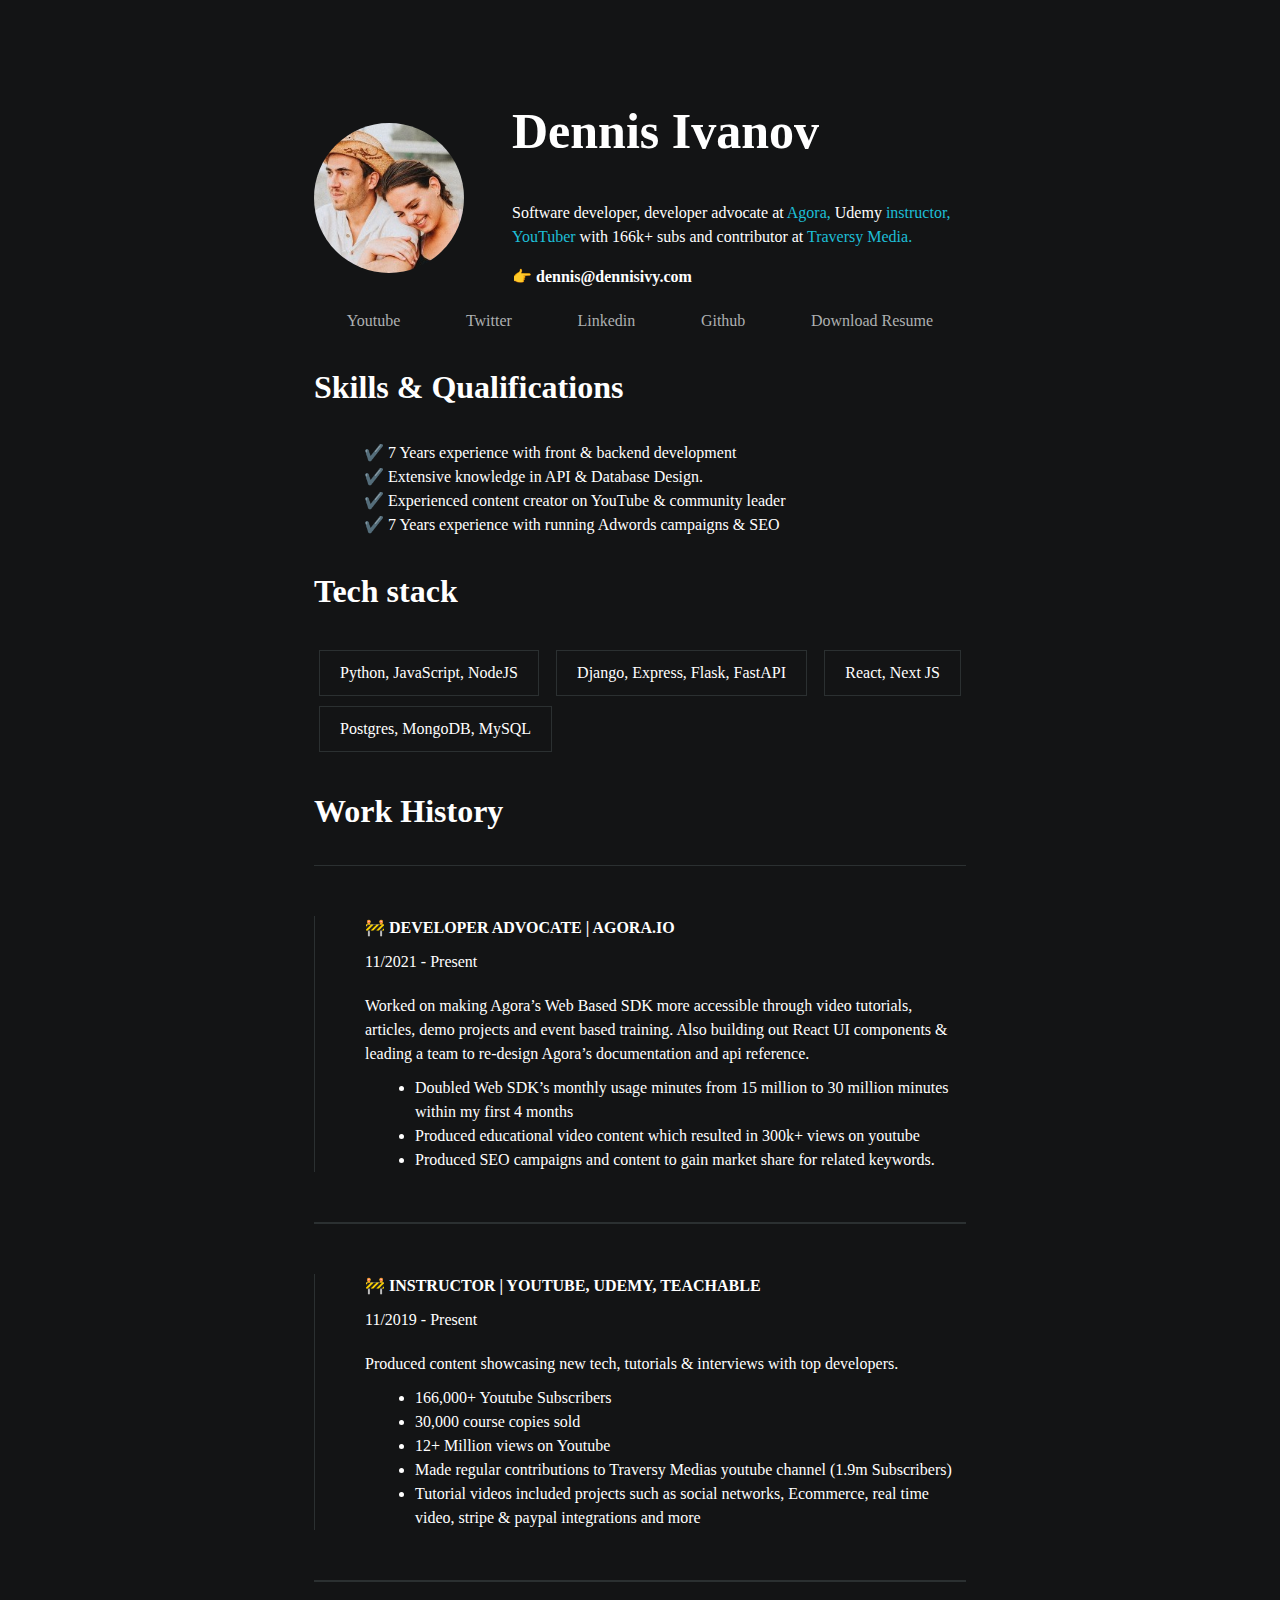
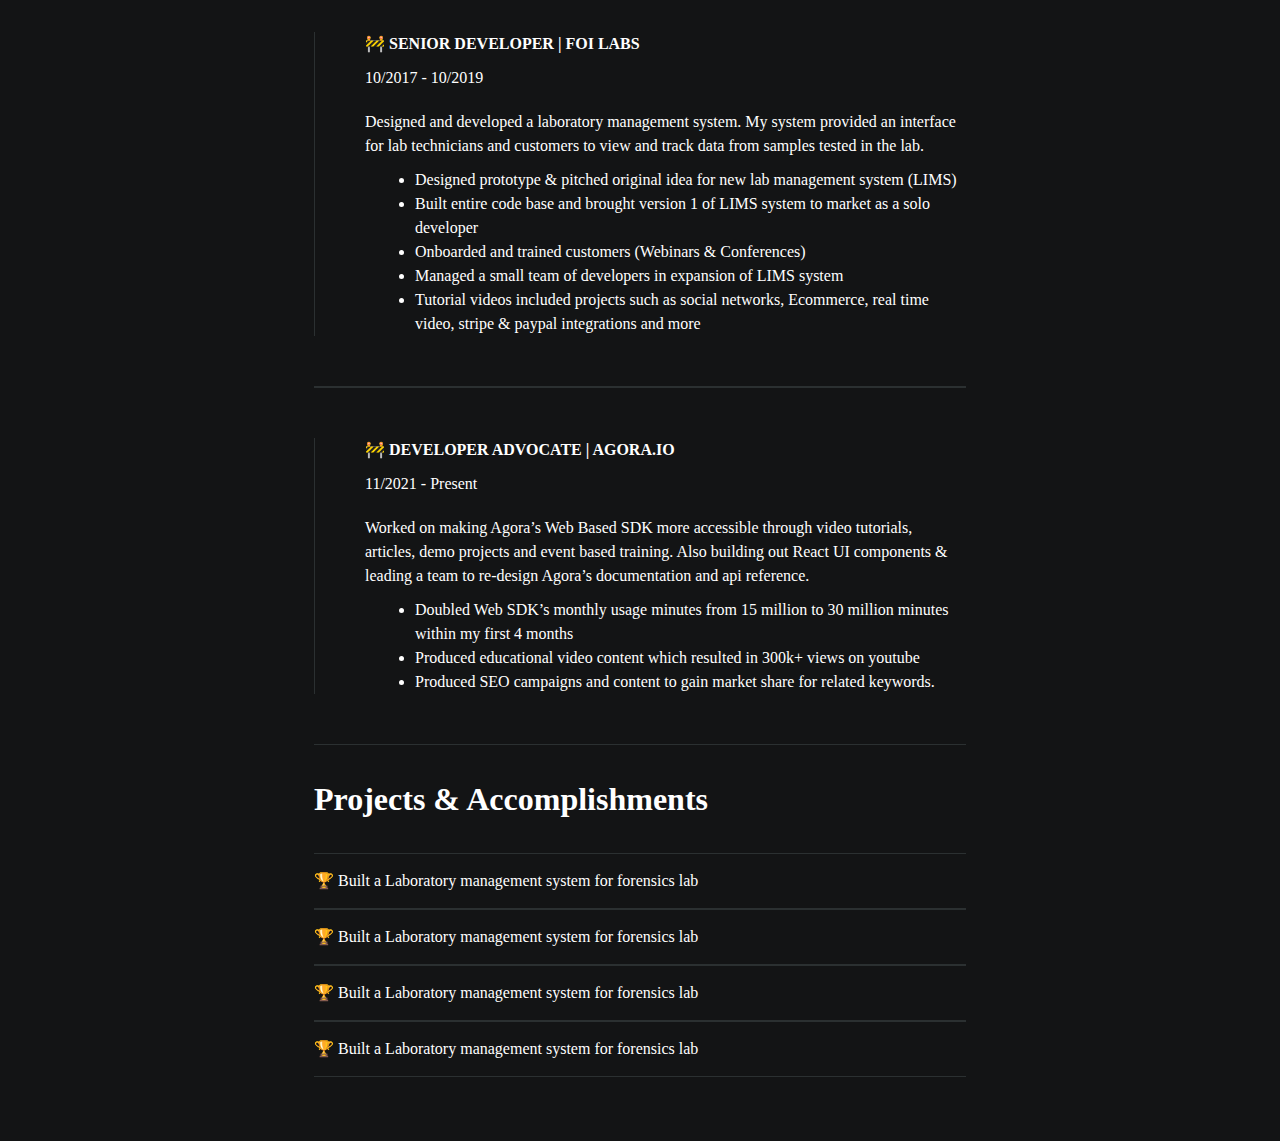
<file: index.html>
<!DOCTYPE html>
<html lang="en">
<head>
    <meta charset="UTF-8">
    <meta http-equiv="X-UA-Compatible" content="IE=edge">
    <meta name="viewport" content="width=device-width, initial-scale=1.0">
    <link rel="stylesheet" href="./assets/css/style.css">
    <title>Jarge Resume Web Page</title>
</head>
<body>
    <main class="container-all">
        <section class="profile container">
            <div class="pro-img">
                <img src="./assets/image/profile_pic.jpeg" alt="display-pic">
            </div>
            <div class="pro-detail">
                <h1>Dennis Ivanov</h1>
                <p>
                    Software developer, developer advocate 
                    at <a href="#"> Agora, </a> Udemy <a href="#">instructor, YouTuber</a>
                     with 166k+ subs and contributor at <a href="#">Traversy Media.</a>
                </p>
                <p class="profile-email"><strong>👉 dennis@dennisivy.com</strong></p>
            </div>
        </section>
        <section class="container">
            <div id="socials-link">
                <a href="https://youtube.com/c/dennisivy" target="_blank">Youtube</a>
                <a href="https://twitter.com/dennisivy11" target="_blank">Twitter</a>
                <a href="https://www.linkedin.com/in/dennis-ivanov/" target="_blank">Linkedin</a>
                <a href="https://github.com/divanov11" target="_blank">Github</a>
                <a href="./assets/resume.pdf" target="_blank">Download Resume</a>
            </div>
        </section>
        <!-- ================Skills & Qualifications
        ================================= -->
        <section >
            <h1>Skills & Qualifications</h1>
            <ul>
                <li><span>✔️</span> 7 Years experience with front & backend development</li>
                <li><span>✔️</span> Extensive knowledge in API & Database Design.</li>
                <li><span>✔️</span> Experienced content creator on YouTube & community leader</li>
                <li><span>✔️</span> 7 Years experience with running Adwords campaigns & SEO</li>
            </ul>
        </section>
        <!--=========================Tech stack===============  -->
        <section class="container">
            <h1>Tech stack</h1>
            <div class=" tech-stack">
                <div class="stack">
                    <p>Python, JavaScript, NodeJS</p>
                </div>
                <div class="stack">
                    <p>Django, Express, Flask, FastAPI</p>
                </div>
                <div class="stack">
                    <p>React, Next JS</p>
                </div>
                <div class="stack">
                    <p>Postgres, MongoDB, MySQL</p>
                </div>
            </div>
        </section>
        <!-- =============================Work History============== -->
        <section class="container">
            <h1>Work History</h1>
            <div class="developer">
                <div class="dev-persent">
                    <strong>🚧 DEVELOPER ADVOCATE | AGORA.IO</strong>
                    <p>11/2021 - Present</p>
                    <p>Worked on making Agora’s Web Based SDK more accessible through video tutorials, articles, demo projects and event based training. Also building out React UI components & leading a team to re-design Agora’s documentation and api reference.</p>
                    <ul>
                        <li>Doubled Web SDK’s monthly usage minutes from 15 million to 30 million minutes within my first 4 months</li>
                        <li>Produced educational video content which resulted in 300k+ views on youtube</li>
                        <li>Produced SEO campaigns and content to gain market share for related keywords.</li>
                    </ul>
                </div>
            </div>
            <div class="developer">
                <div class="dev-persent">
                    <strong>🚧 INSTRUCTOR | YOUTUBE, UDEMY, TEACHABLE</strong>
                    <p>11/2019 - Present</p>
                    <p>Produced content showcasing new tech, tutorials & interviews with top developers.</p>
                    <ul>
                        <li>166,000+ Youtube Subscribers</li>
                        <li>30,000 course copies sold</li>
                        <li>12+ Million views on Youtube</li>
                        <li>Made regular contributions to Traversy Medias youtube channel (1.9m Subscribers)</li>
                        <li>
                            Tutorial videos included projects such as social networks, Ecommerce, real time video, stripe & paypal integrations and more
                        </li>
                    </ul>
                </div>
            </div>
            <div class="developer">
                <div class="dev-persent">
                    <strong>🚧 SENIOR DEVELOPER | FOI LABS</strong>
                    <p>10/2017 - 10/2019</p>
                    <p>Designed and developed a laboratory management system. My system provided an interface for lab technicians and customers to 
                        view and track data from samples tested in the lab.</p>
                    <ul>
                        <li>Designed prototype & pitched 
                            original idea for new lab management system (LIMS)</li>
                        <li>Built entire code base and brought
                             version 1 of LIMS system to market as a solo developer</li>
                        <li>Onboarded and trained customers (Webinars & Conferences)</li>
                        <li>
                            Managed a small team of developers in expansion of LIMS system</li>
                        <li>
                            Tutorial videos included projects such as social networks, Ecommerce, real time video, stripe & paypal integrations and more
                        </li>
                    </ul>
                </div>
            </div>
            <div class="developer">
                <div class="dev-persent">
                    <strong>🚧 DEVELOPER ADVOCATE | AGORA.IO</strong>
                    <p>11/2021 - Present</p>
                    <p>Worked on making Agora’s Web Based SDK more accessible through video tutorials, articles, demo projects and event based training. Also building out React UI components & leading a team to re-design Agora’s documentation and api reference.</p>
                    <ul>
                        <li>Doubled Web SDK’s monthly usage minutes from 15 million to 30 million minutes within my first 4 months</li>
                        <li>Produced educational video content which resulted in 300k+ views on youtube</li>
                        <li>Produced SEO campaigns and content to gain market share for related keywords.</li>
                    </ul>
                </div>
            </div>
        </section>
        <!-- ===========Projects & Accomplishments================== -->
        <section class="project" id="system">
            <h1>Projects & Accomplishments</h1>
            <div class="developer">
                <p><a href="management.html">🏆 Built a Laboratory management system for forensics lab</a></p>
            </div>
            <div class="developer">
                <p><a href="management.html">🏆 Built a Laboratory management system for forensics lab</a></p>
            </div>
            <div class="developer">
                <p><a href="management.html">🏆 Built a Laboratory management system for forensics lab</a></p>
            </div>
            <div class="developer">
                <p><a href="management.html">🏆 Built a Laboratory management system for forensics lab</a></p>
            </div>
        </section>
    </main>
</body>
</html>
</file>
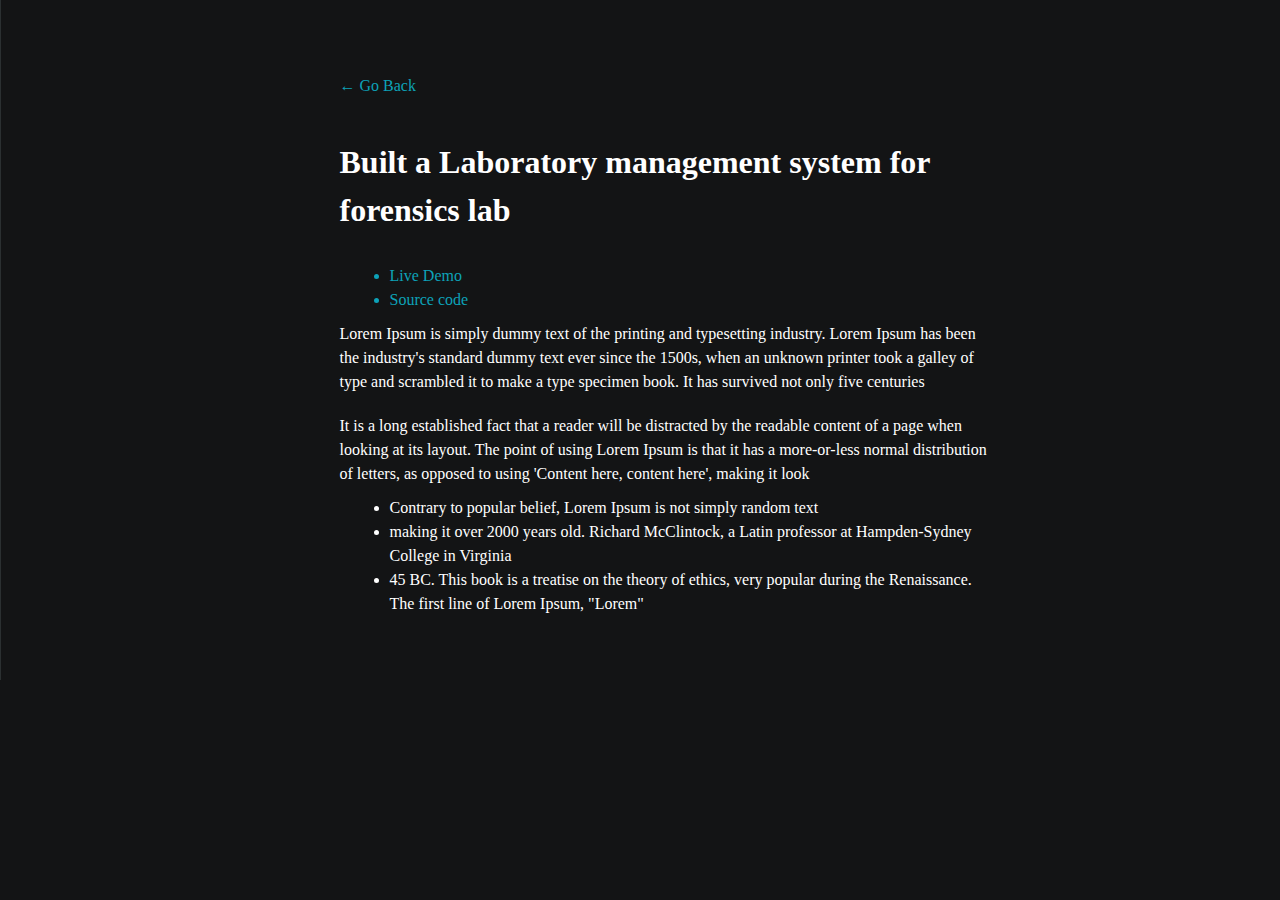
<file: management.html>
<!DOCTYPE html>
<html lang="en">
<head>
    <meta charset="UTF-8">
    <meta http-equiv="X-UA-Compatible" content="IE=edge">
    <meta name="viewport" content="width=device-width, initial-scale=1.0">
    <title>Management</title>
    <link rel="stylesheet" href="./assets/css/style.css">
</head>
<body>
    <section class="dev-persent">
        <main class="system">
            <p id="goback"><a href="index.html">← Go Back</a></p>
        <h1>Built a Laboratory management system for forensics lab</h1>
        <ul class="live">
            <li>Live Demo</li>
            <li>Source code</li>
        </ul>    
        <p>
            Lorem Ipsum is simply dummy text of the printing and typesetting industry. Lorem Ipsum has been the industry's standard dummy text ever since the 1500s, when an unknown printer took a galley of type and scrambled it to make a 
            type specimen book. It has survived not only five centuries
        </p>
        <p>
            It is a long established fact that a reader will be
            distracted by the readable content of a page when looking 
            at its layout. The point of using Lorem Ipsum is that 
            it has a more-or-less normal distribution of letters, as
             opposed to using 'Content here, content here', making
              it look
        </p>
        <ul>
            <li>Contrary to popular belief, Lorem Ipsum is not simply random text</li>
            <li>making it over 2000 years old. Richard McClintock, a Latin professor at Hampden-Sydney College in Virginia</li>
            <li>45 BC. This book is a treatise on the theory of ethics,
                very popular during the Renaissance. The first line of Lorem Ipsum, "Lorem"
            </li>
        </ul>
        </main>
        </section>
    </body>
    
</html>
</file>
<file: assets/css/style.css>
@import url('https://fonts.googleapis.com/css2?family=Fugaz+One&family=Readex+Pro:wght@200;300;400;500;600;700&display=swap');

*{
    padding: 0;
    margin: 0;
    box-sizing: border-box;
}
:root{
    --mainTextColor-light:#000;
    --secondaryTextColor-light:rgb(51 51 51);
    --mainLinkColor-light:#0da2b8;
    --mainBorderColor-light:rgb(218, 218, 218);
    --mainBgColor-light:rgb(249, 250,251);

    --mainTextColor-dark:#fff;
    --secondaryTextColor-dark:#adb0b1;
    --mainLinkColor-dark:rgb(30, 190,214);
    --mainBorderColor-dark:#2b3031;
    --mainBgColor-dark:#131415;
}
li,a{
    text-decoration: none;
    list-style: none;
    color: var(--mainTextColor-dark);
}
html{
    background-color: var(--mainBgColor-dark);
    color: var(--mainTextColor-dark);
}
main{
    max-width: 700px;
    margin: 0 auto;
    padding: 4rem 1.5rem;
    line-height: 1.5;
}

img {
    border-radius: 60%;
    width: 150px;
    height: 150px;
    object-fit: cover;  
}
.pro-img{
 text-align: center;
 padding-top: 50px;
}



@media (min-width:768px) {
    .profile{
        display: flex;
        align-items: center;
        gap: 3rem;
    }
  
}
.profile a{
    color: var(--mainLinkColor-dark);
}
.pro-detail h1{
    font-size: 50px;
    padding-bottom: 2rem;
}
.profile-email{
    padding-top: 1rem;
}
/* ====== socials-link
=========================== */
#socials-link a{
    display: block;
    text-decoration: none;
    color: var(--secondaryTextColor-dark);
}
#socials-link{
    display: flex;
    justify-content: space-around;
    flex-wrap: wrap;
    padding-top: 20px;
}
/* Skills & Qualifications
============================  */
h1{
    padding: 30px 0px;
}
ul{
padding-left: 50px;
}
/* Tech stack
========================== */
.tech-stack{
 display: flex;
 flex-wrap: wrap;
 justify-content: space-between;
}
.stack{
    border: 1px solid var(--mainBorderColor-dark);
    padding: 10px 20px;
    margin: 5px;
}
/* Work History
============================== */
.developer{
    border-top:1px solid var(--mainBorderColor-dark);
    border-bottom:1px solid var(--mainBorderColor-dark);
    padding: 50px 0px ;
}
.dev-persent ul li{
    list-style: disc;
}
.dev-persent p{
padding: 10px 0px;
}
.dev-persent{
    border-left:1px solid var(--mainBorderColor-dark);
    padding-left: 50px;
}
/* ===project& accomplishments
===================================== */
.project .developer{
    padding: 15px 0px;
}
.project .developer a:hover{
    color: var(--mainLinkColor-dark);
}

/* Management system
================ */
.system ul{
  list-style: decimal;

}
#goback a,.live li{
    color: var(--mainLinkColor-light);
}
</file>
